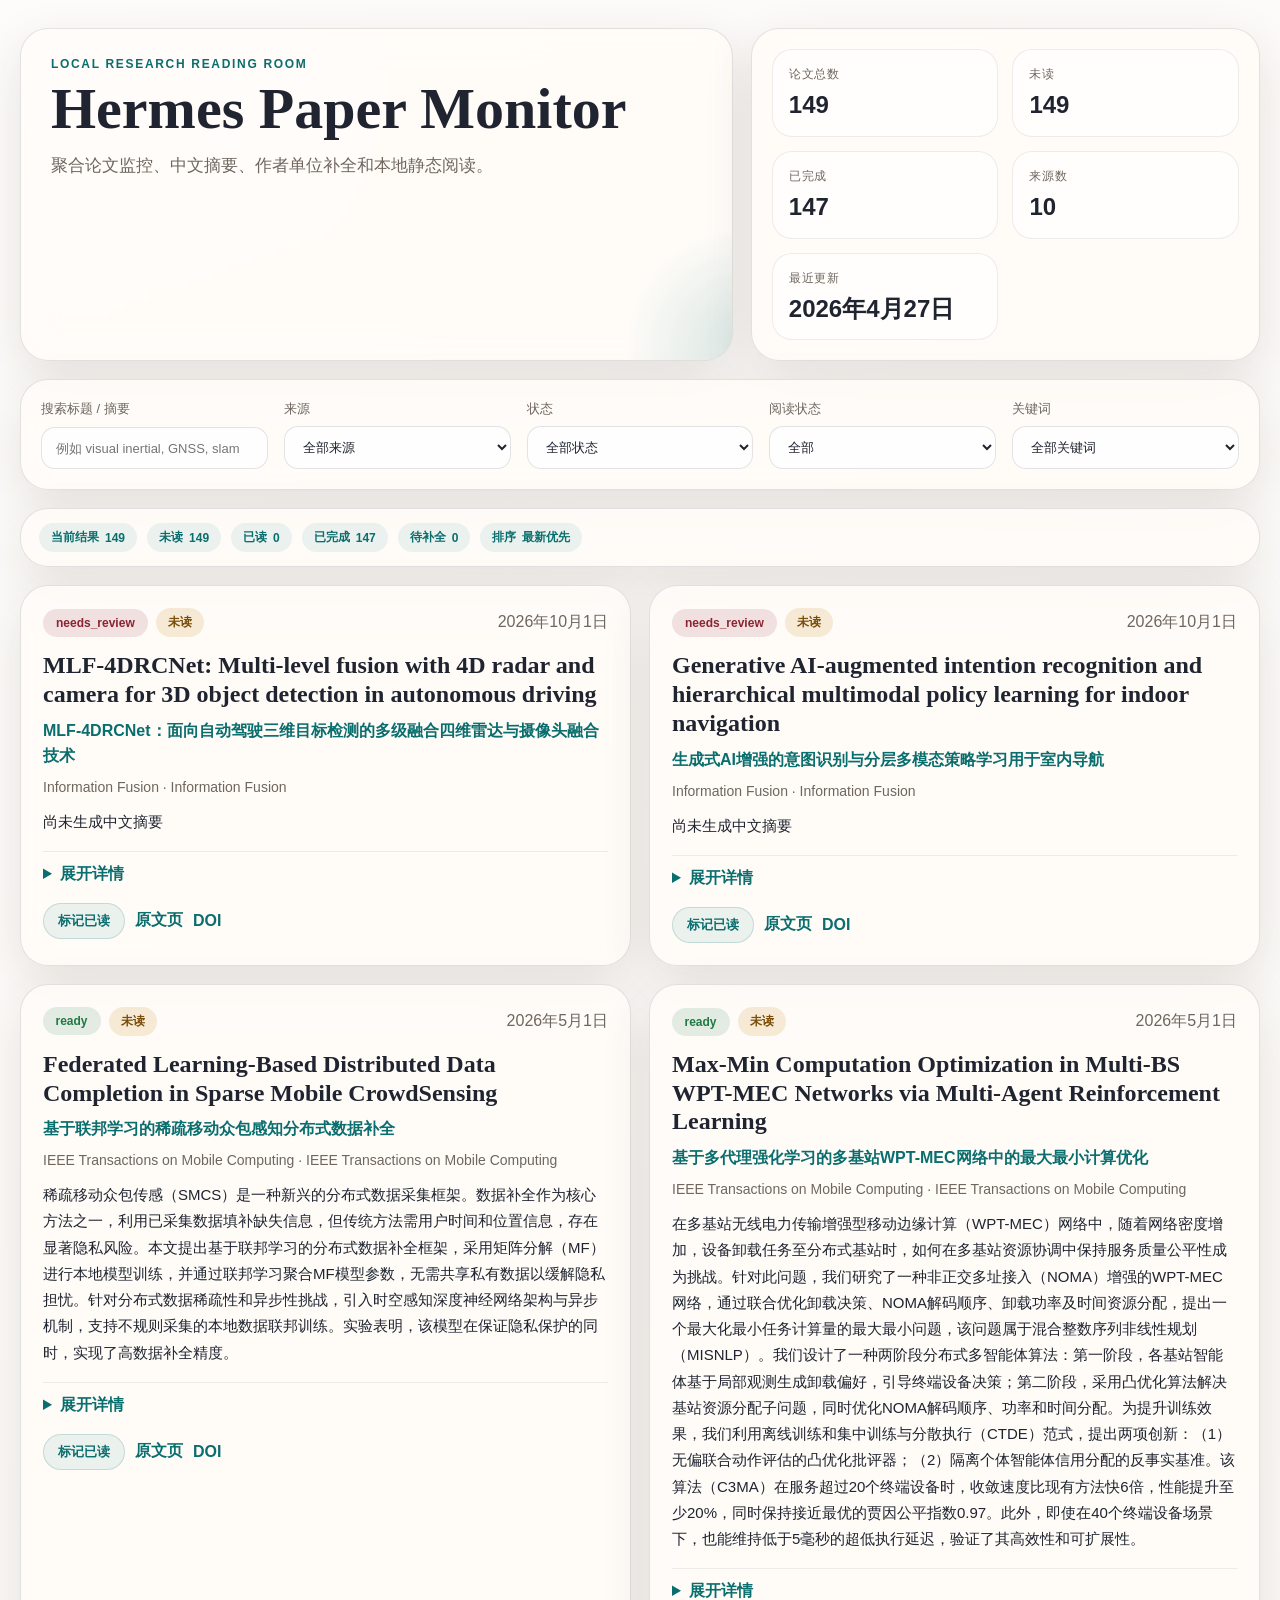
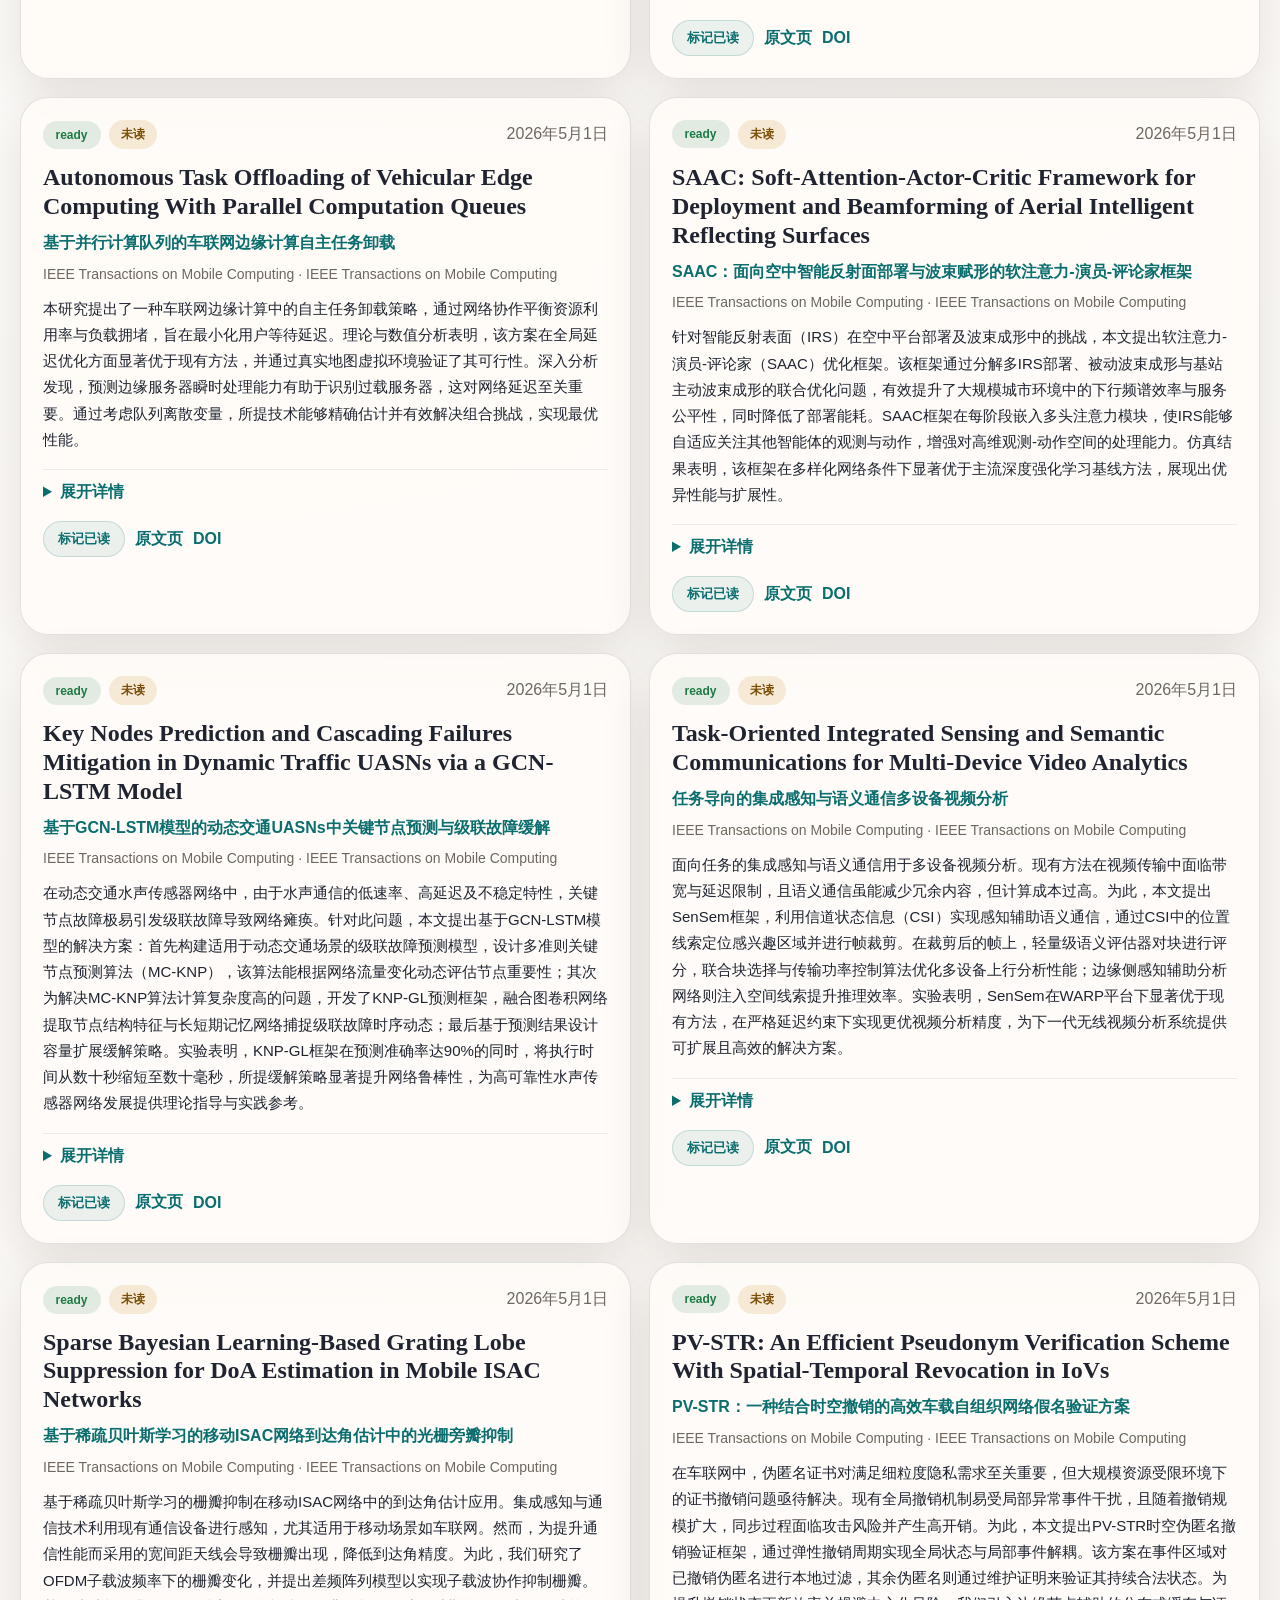
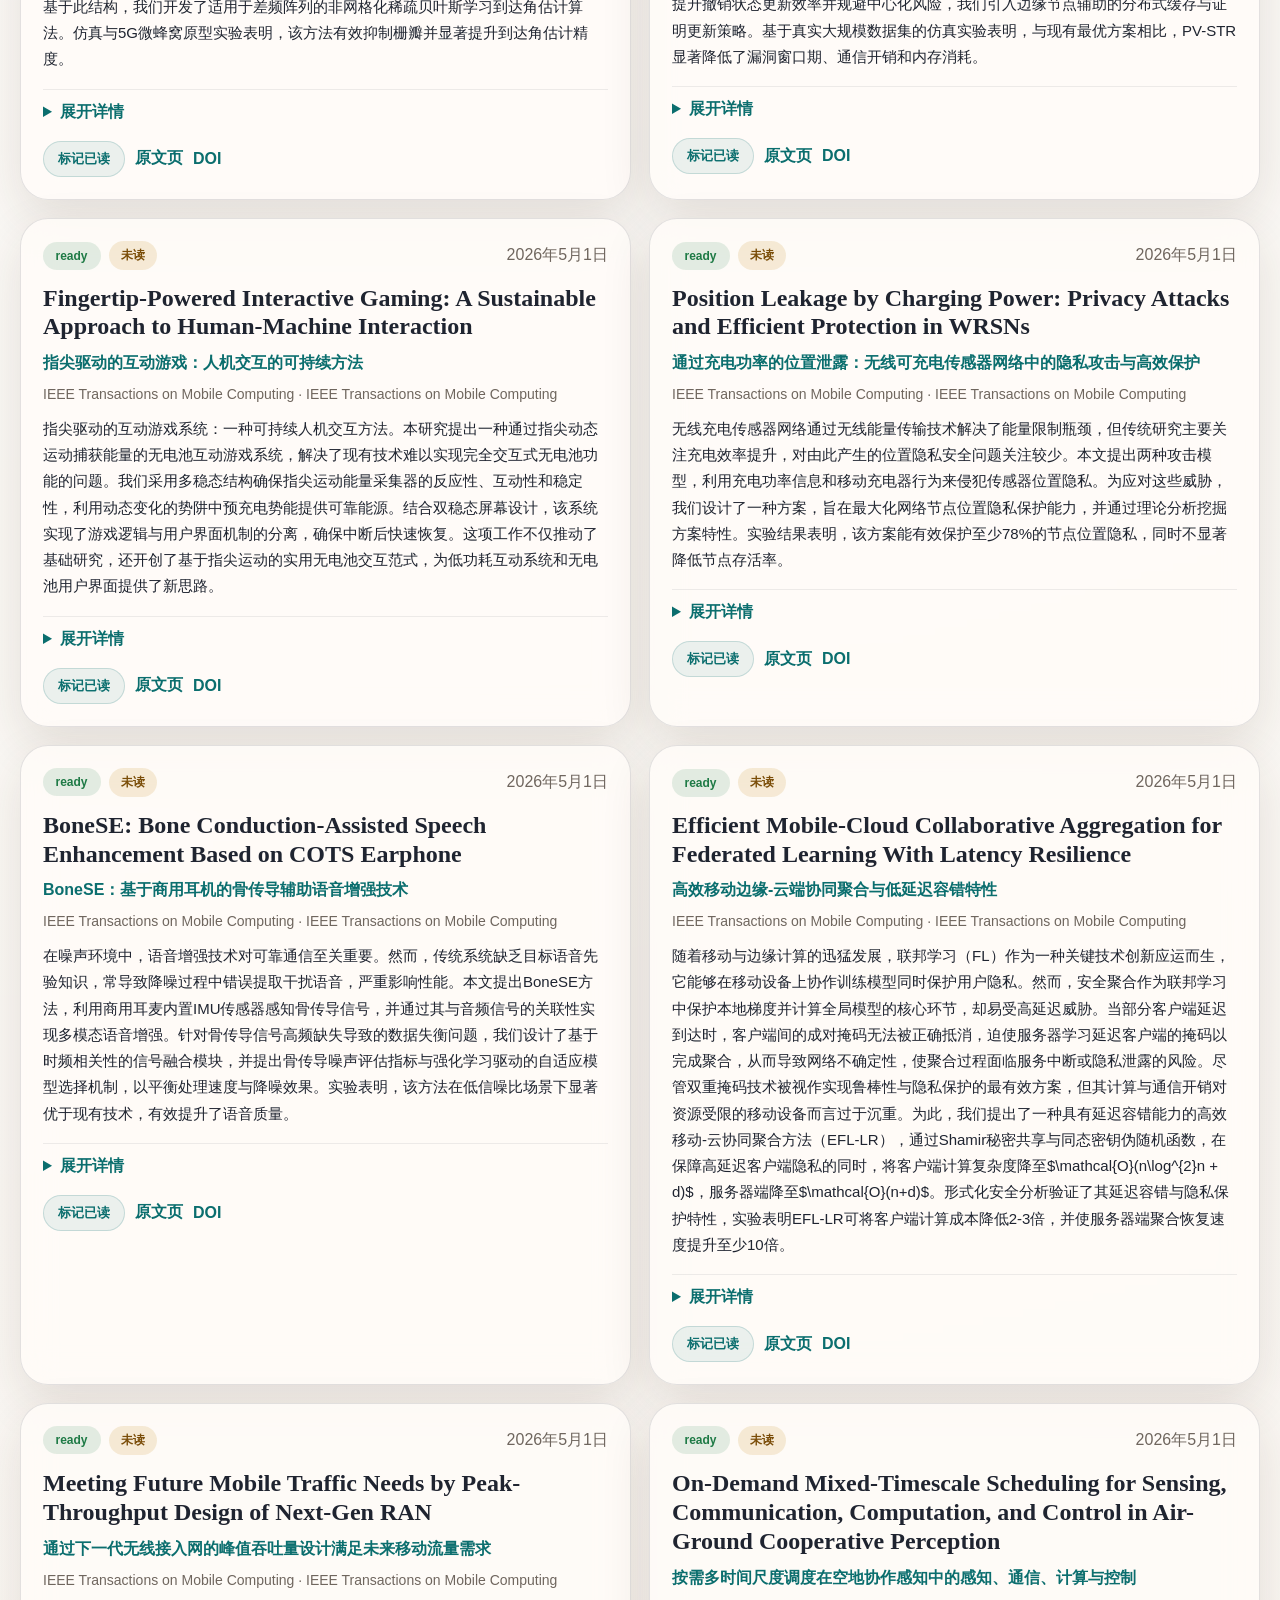
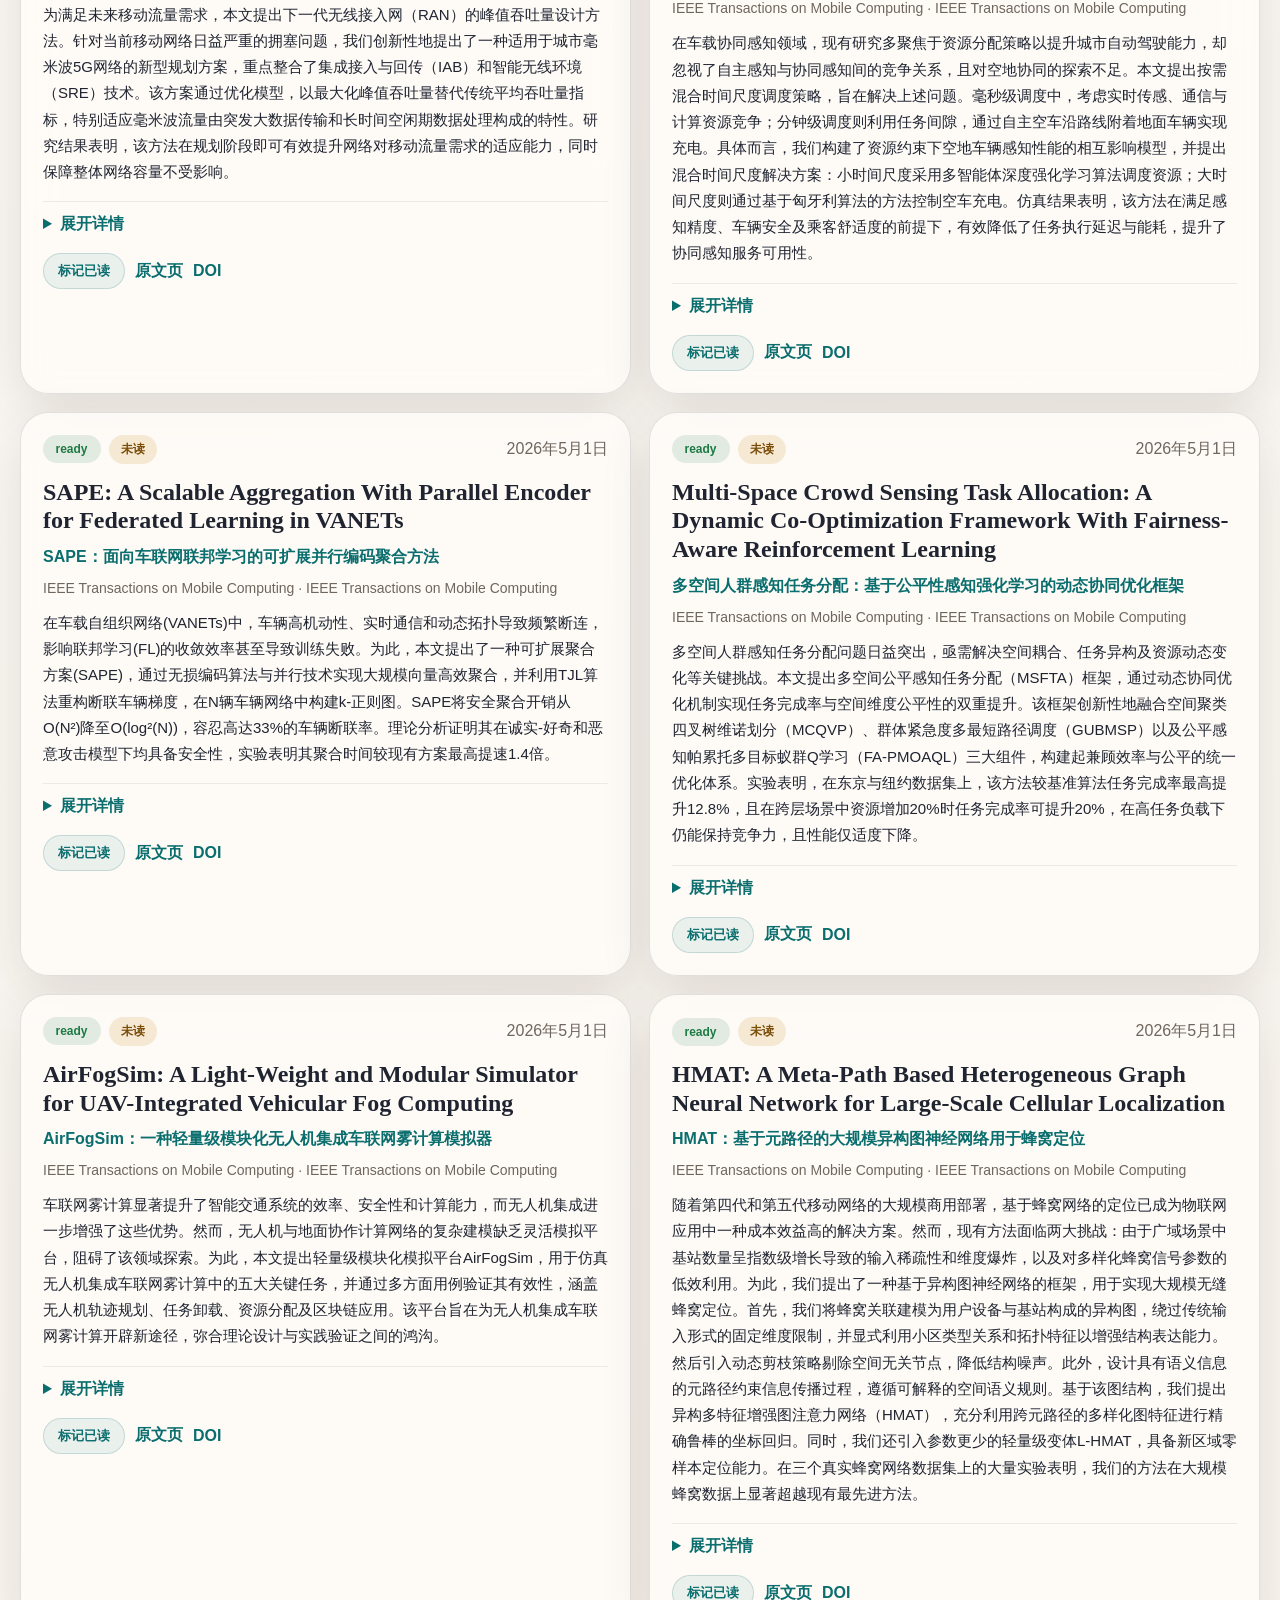
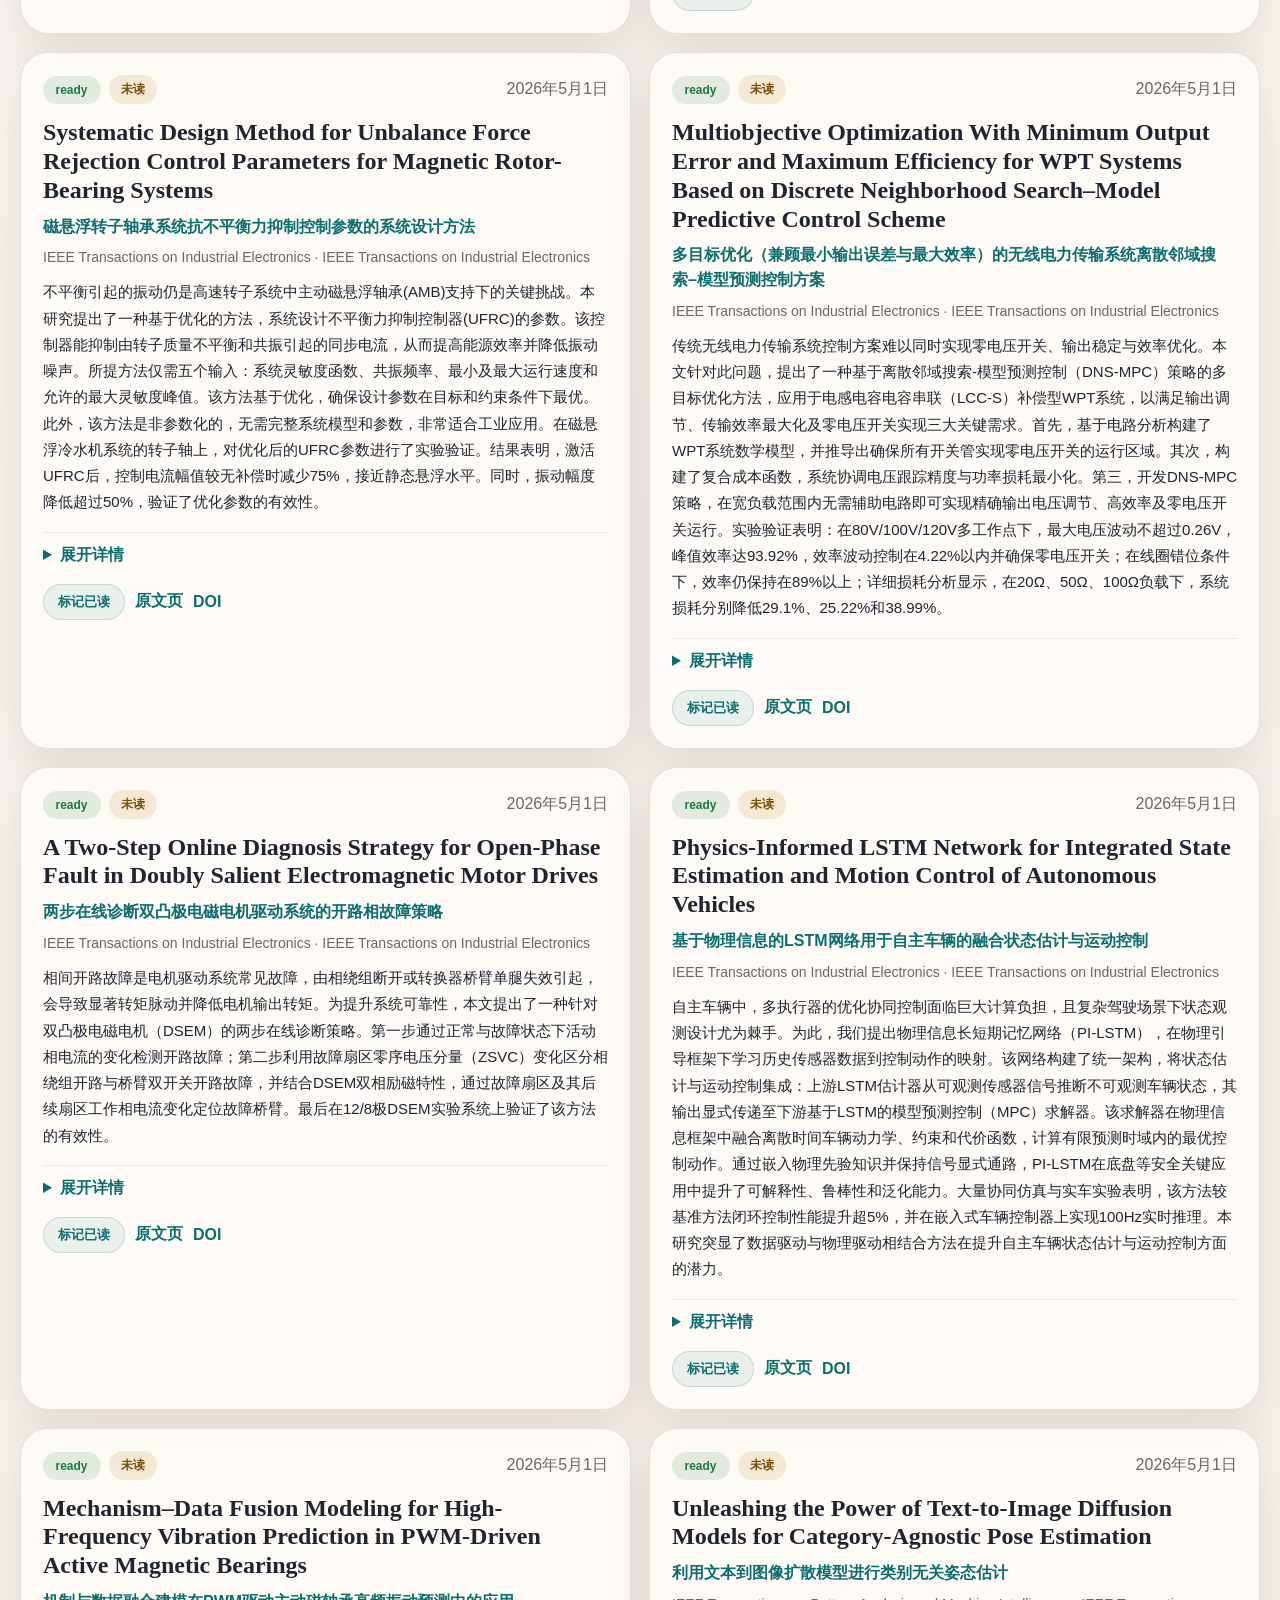
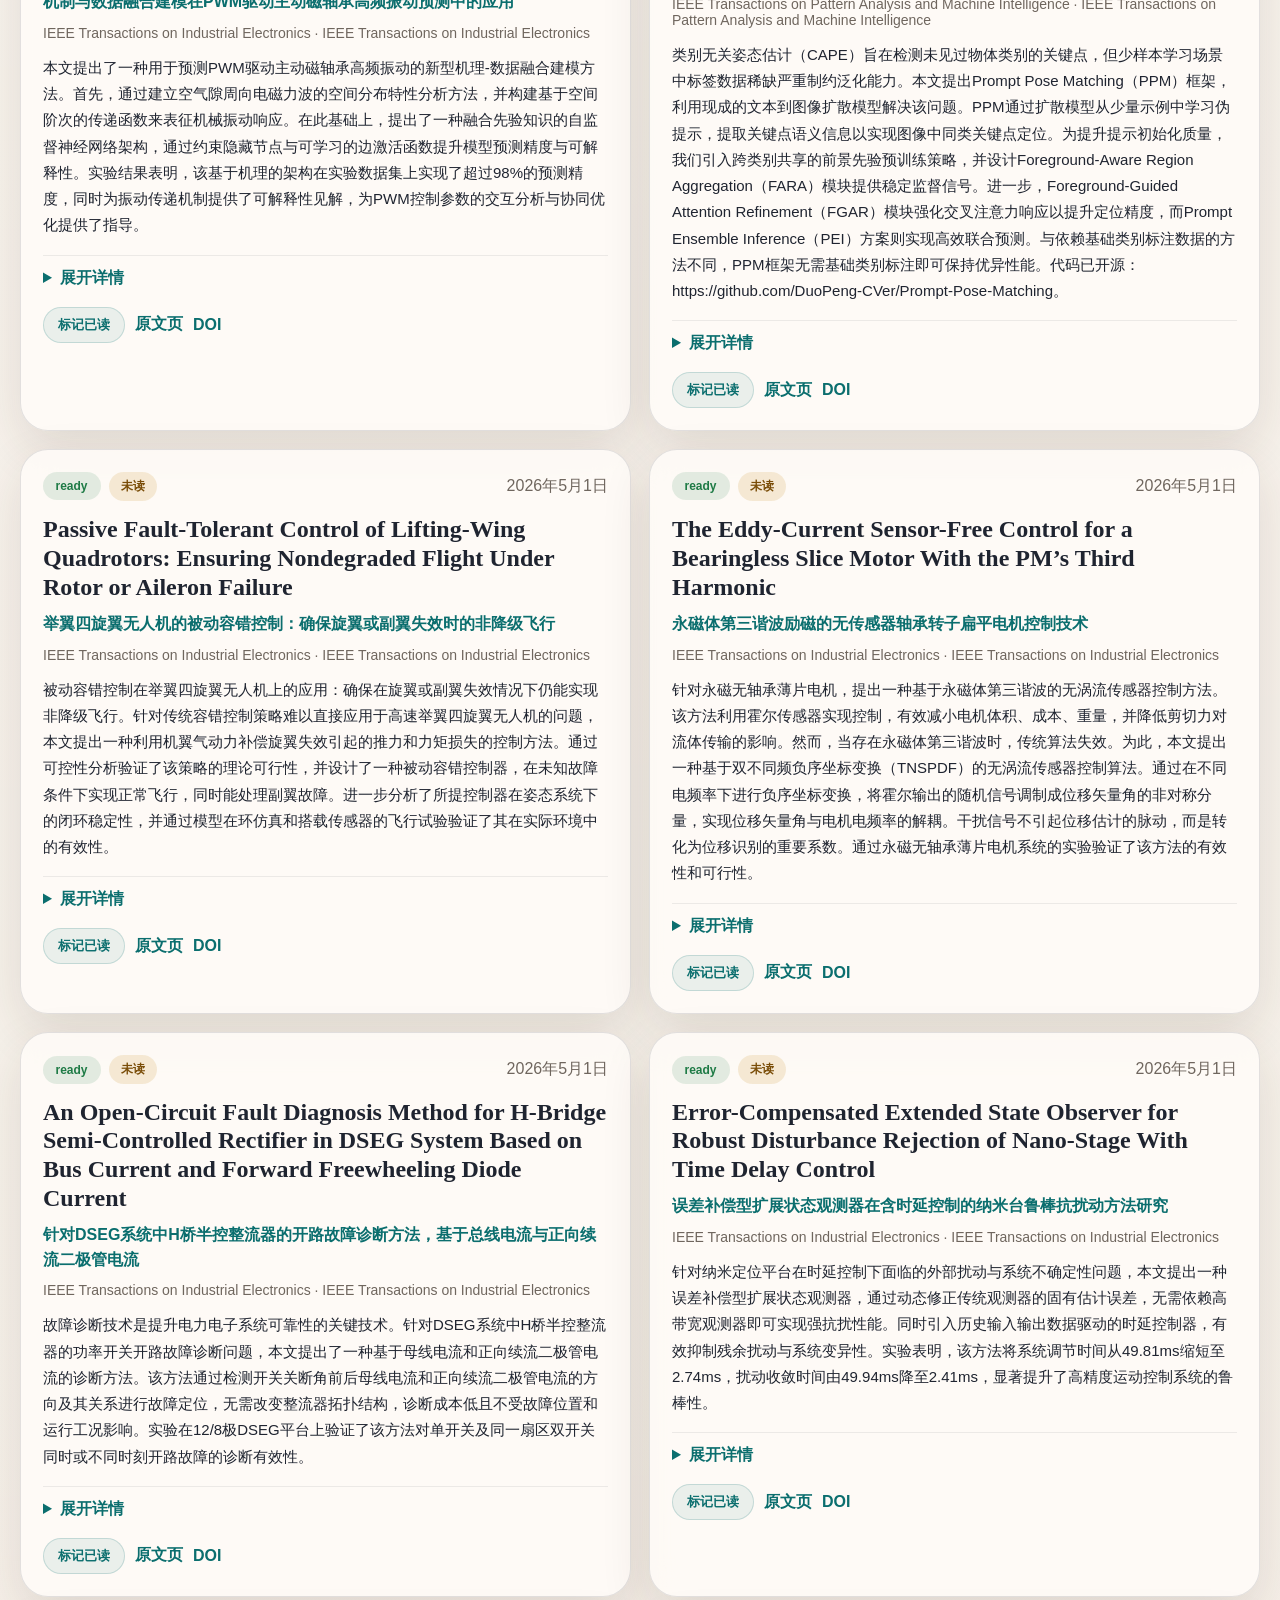
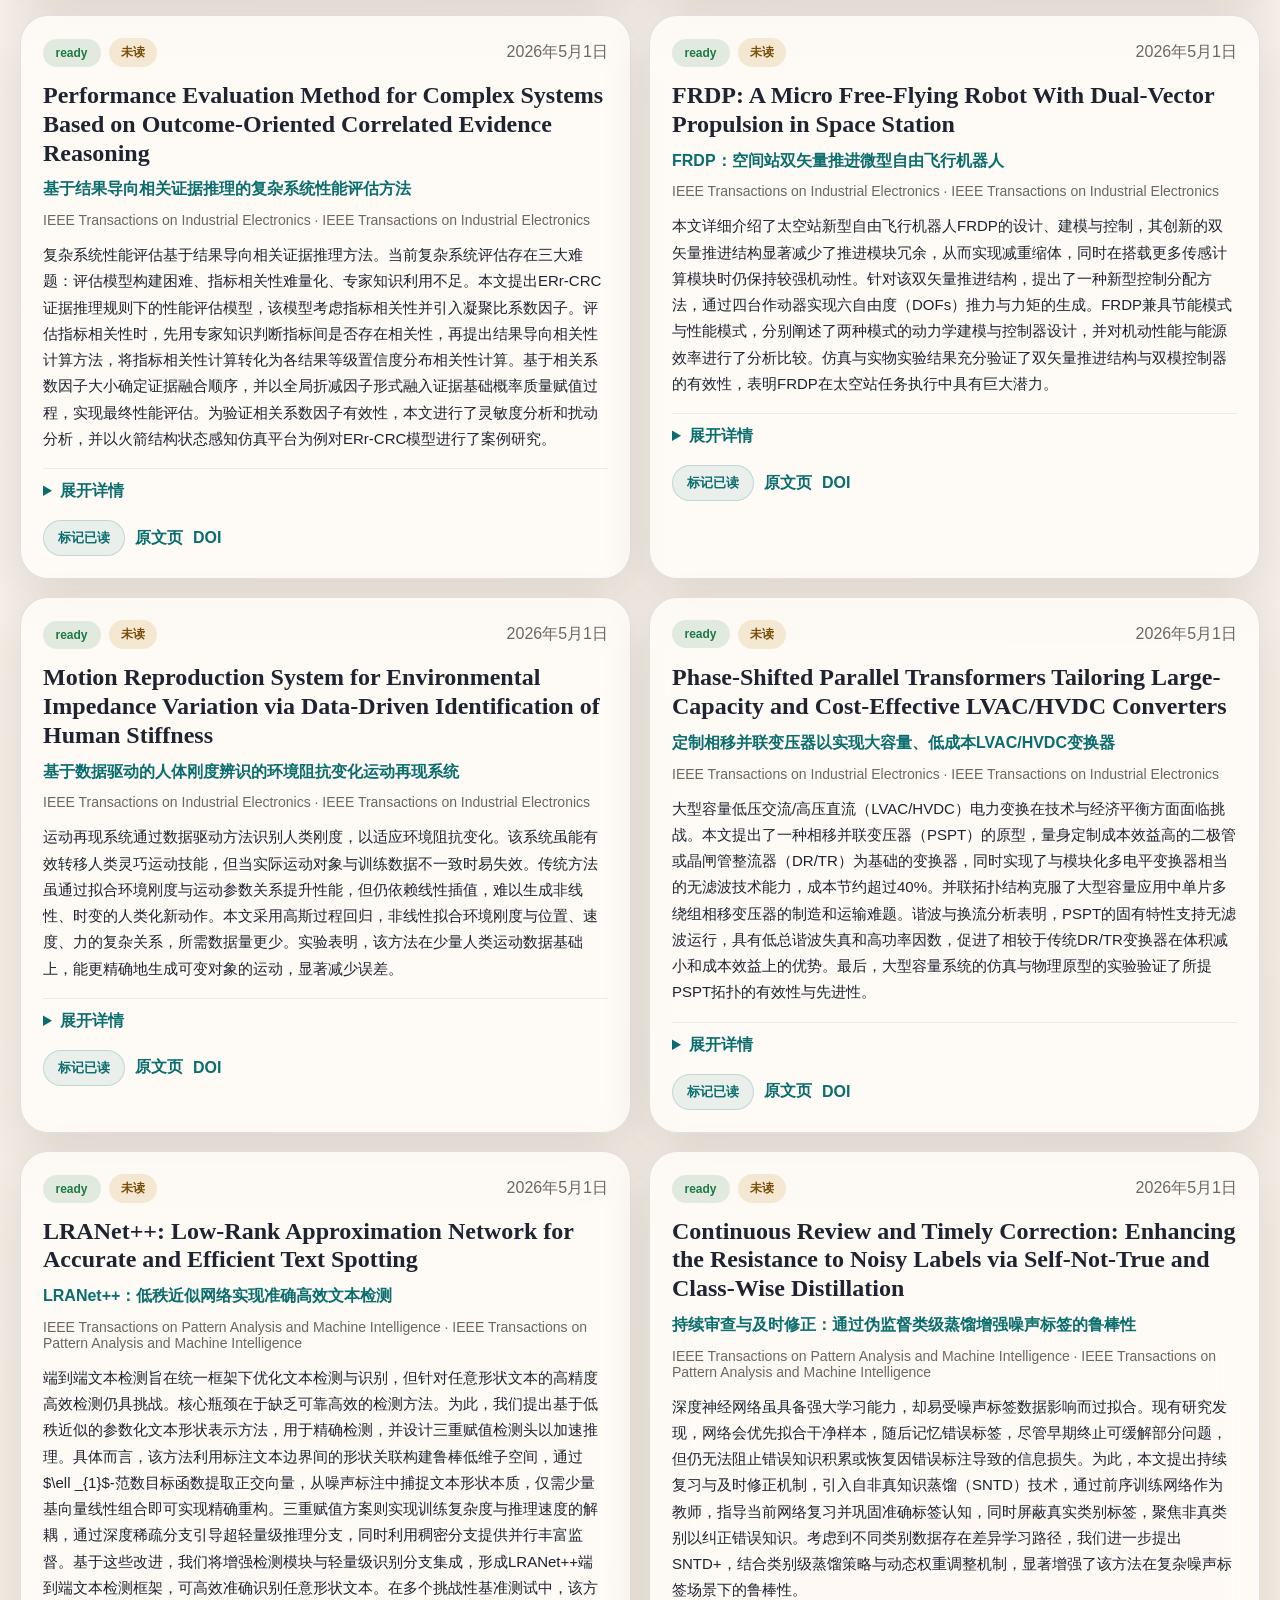
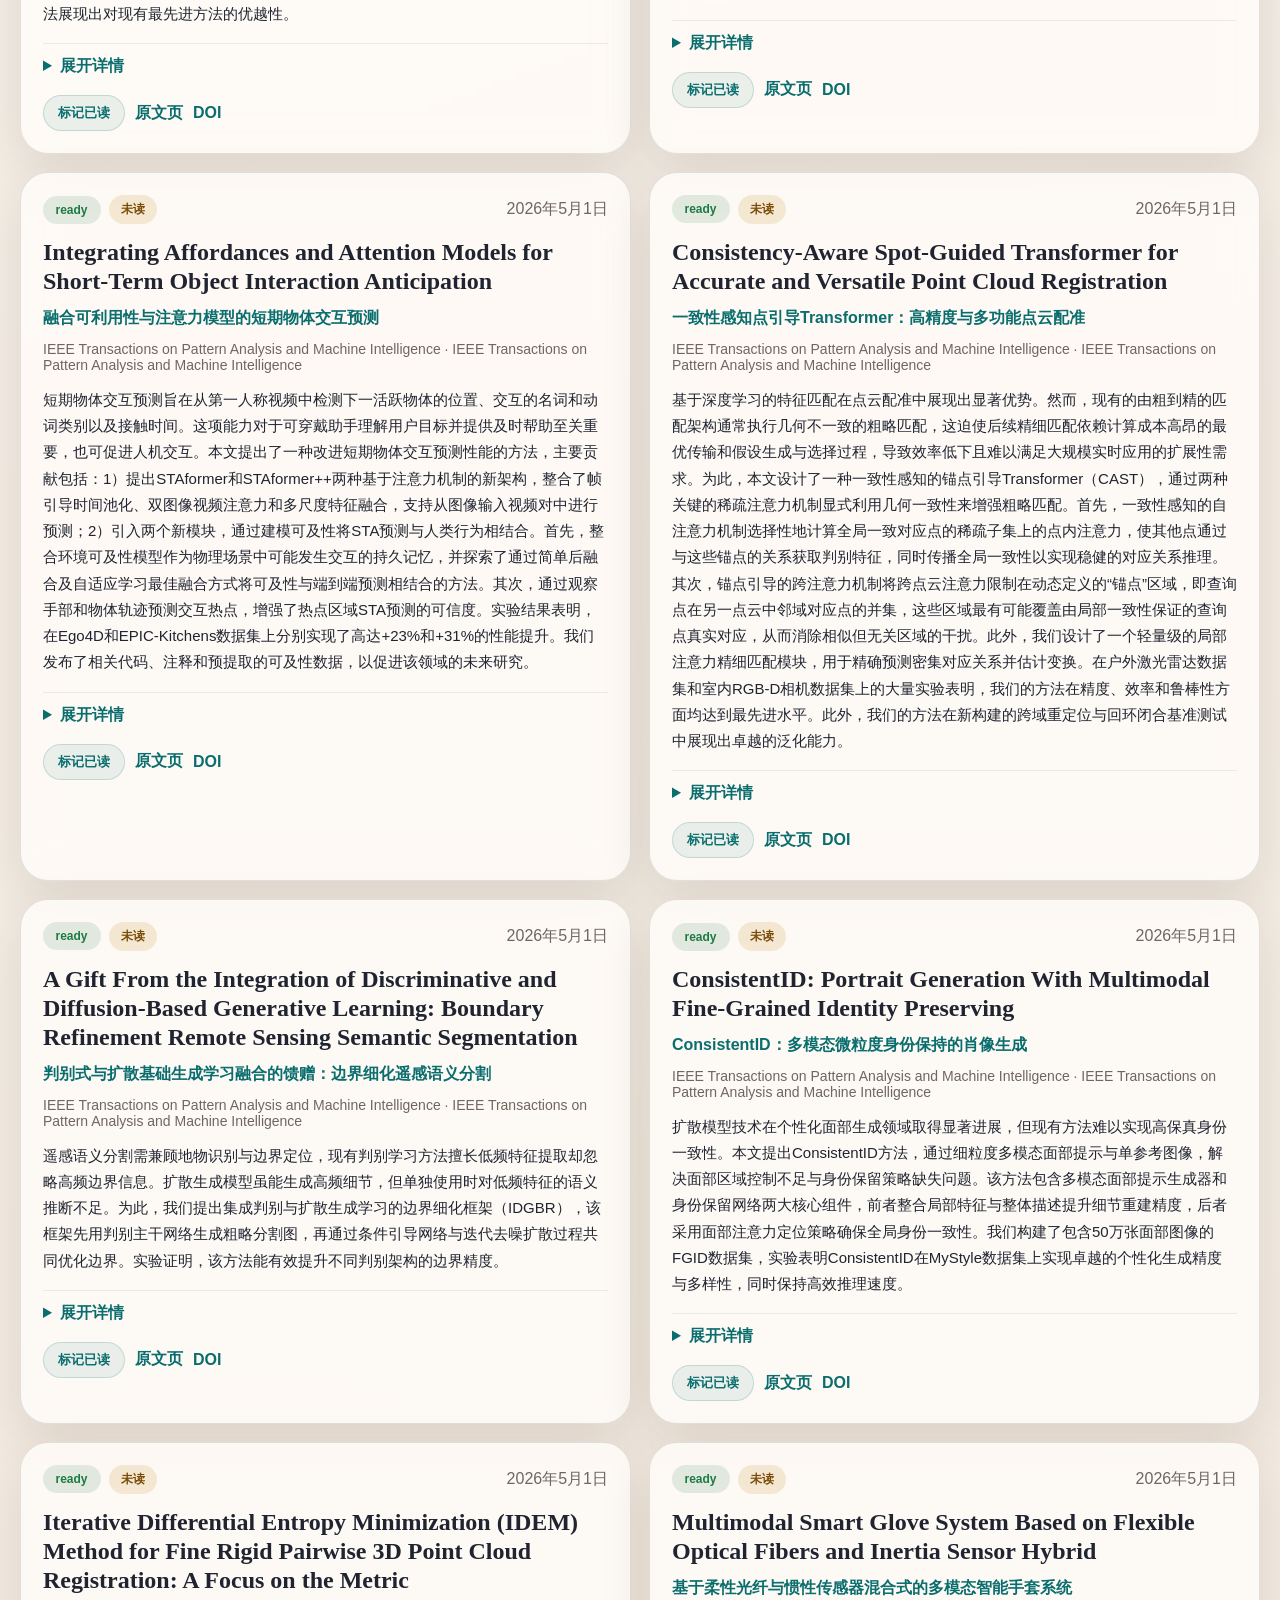
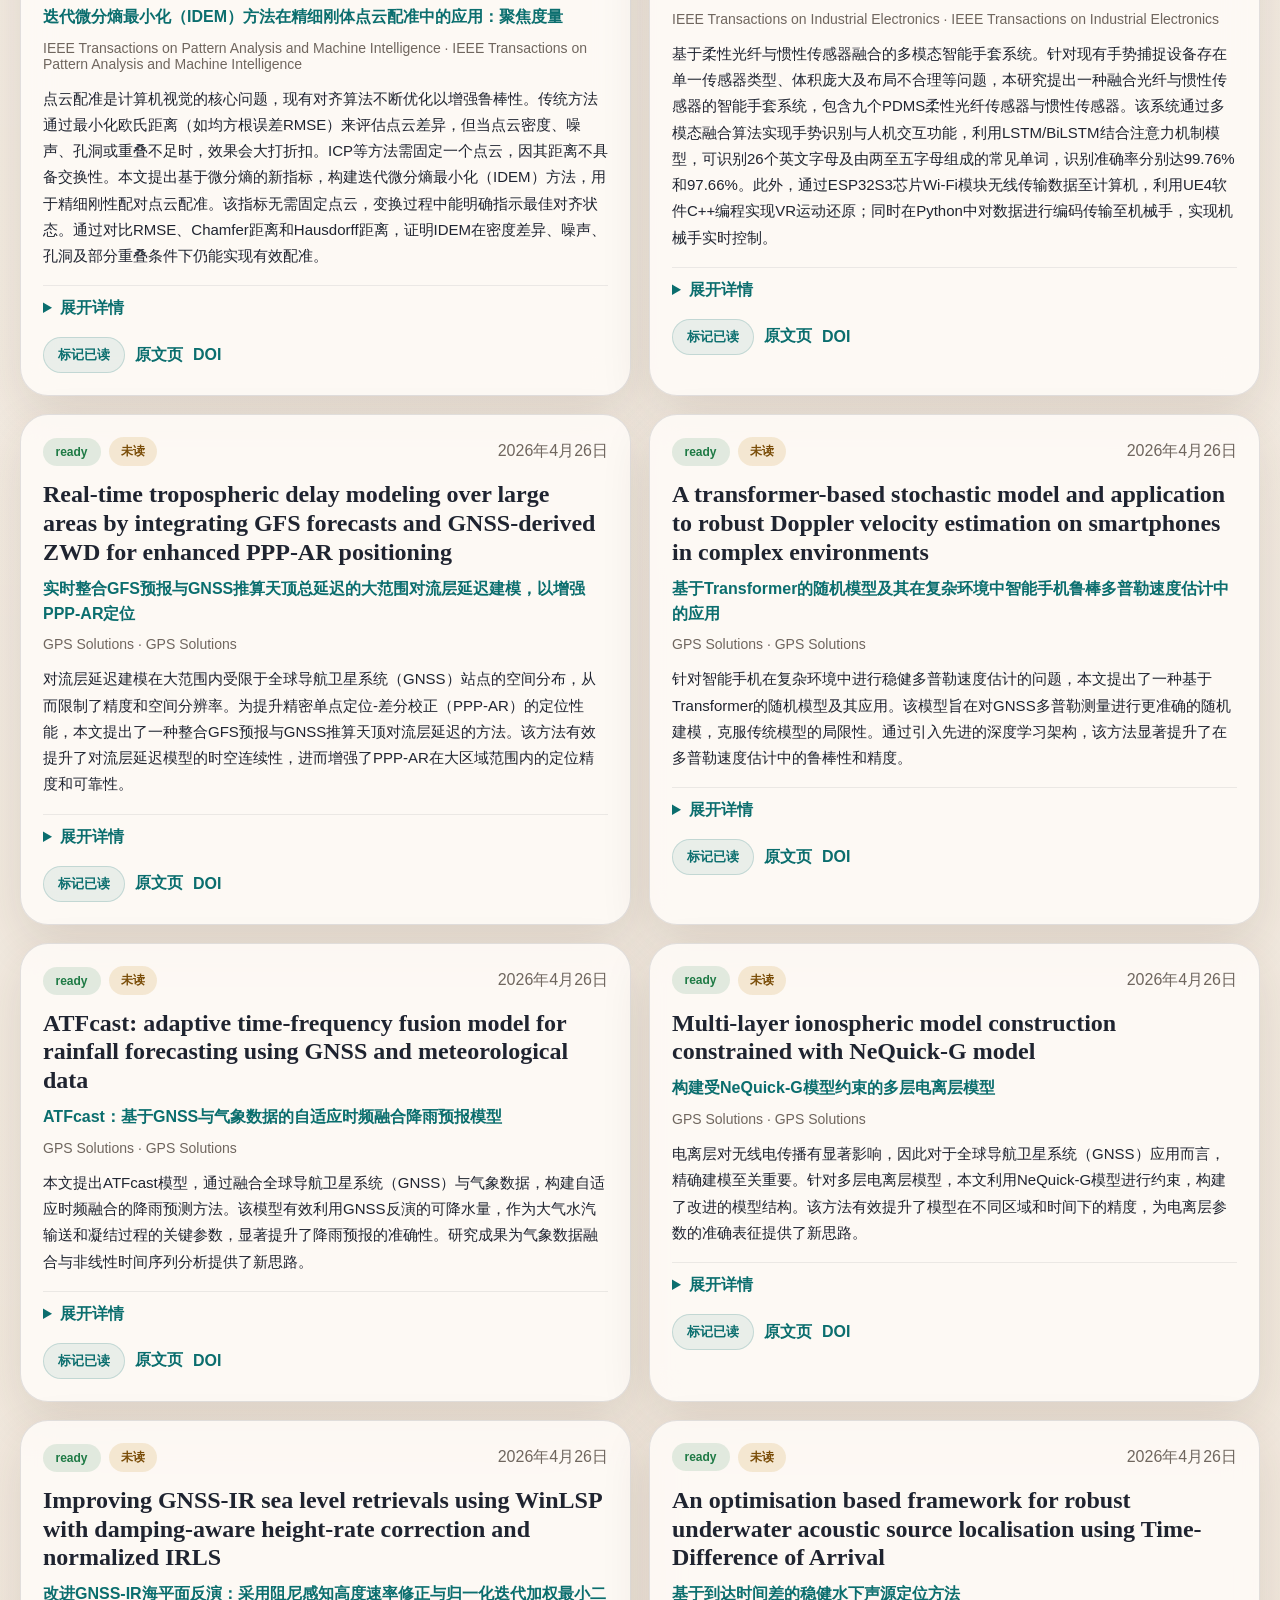
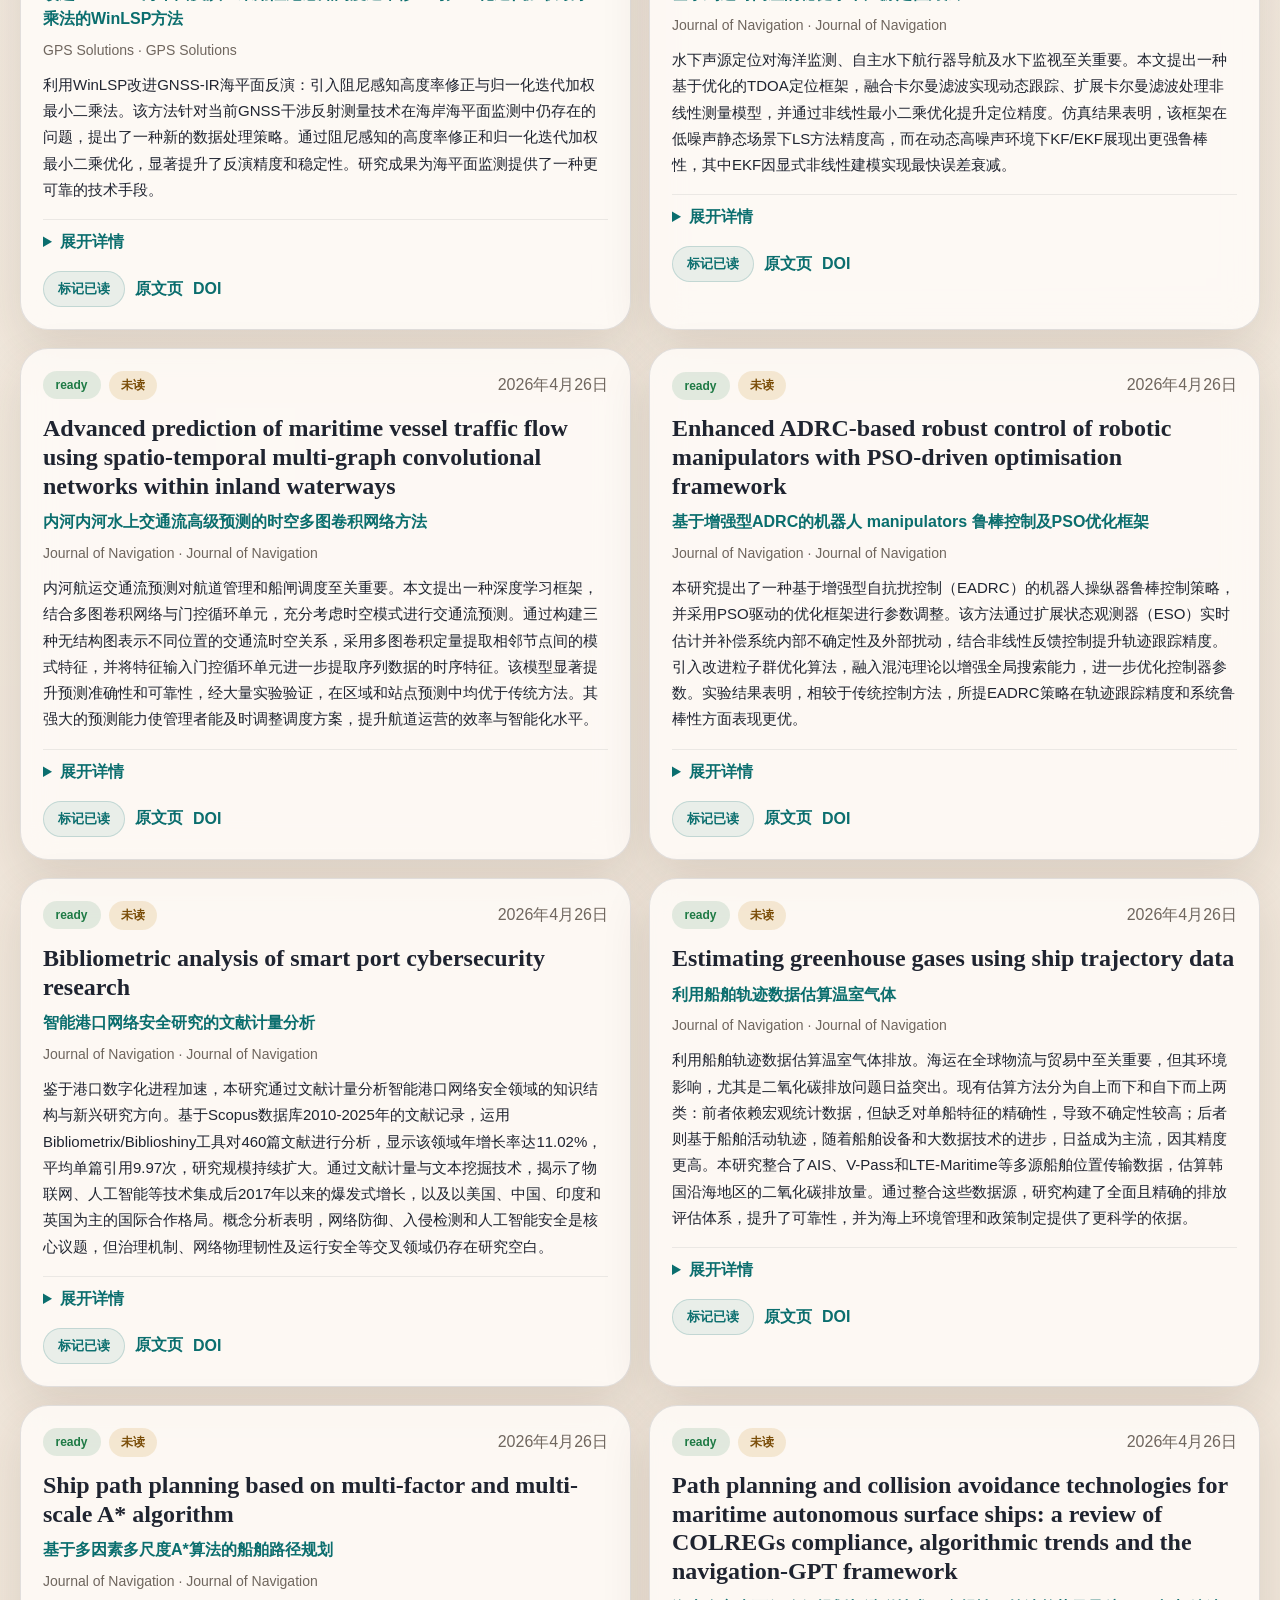
<file: site/index.html>
<!doctype html>
<html lang="zh-CN">
  <head>
    <meta charset="utf-8">
    <meta name="viewport" content="width=device-width, initial-scale=1">
    <title>Hermes Paper Monitor</title>
    <link rel="stylesheet" href="./styles.css">
  </head>
  <body>
    <div class="page-shell">
      <header class="hero">
        <div class="hero-copy">
          <p class="eyebrow">Local Research Reading Room</p>
          <h1>Hermes Paper Monitor</h1>
          <p class="lede">
            聚合论文监控、中文摘要、作者单位补全和本地静态阅读。
          </p>
        </div>
        <div class="hero-stats" id="hero-stats"></div>
      </header>

      <section class="controls">
        <label>
          <span>搜索标题 / 摘要</span>
          <input id="search-input" type="search" placeholder="例如 visual inertial, GNSS, slam">
        </label>
        <label>
          <span>来源</span>
          <select id="source-select">
            <option value="all">全部来源</option>
          </select>
        </label>
        <label>
          <span>状态</span>
          <select id="status-select">
            <option value="all">全部状态</option>
            <option value="ready">已完成</option>
            <option value="pending_enrichment">待补全</option>
            <option value="needs_review">需人工检查</option>
          </select>
        </label>
        <label>
          <span>阅读状态</span>
          <select id="read-select">
            <option value="all">全部</option>
            <option value="unread">未读</option>
            <option value="read">已读</option>
          </select>
        </label>
        <label>
          <span>关键词</span>
          <select id="keyword-select">
            <option value="all">全部关键词</option>
          </select>
        </label>
      </section>

      <section class="results-summary" id="results-summary"></section>
      <section class="paper-grid" id="paper-grid"></section>
    </div>

    <script src="./catalog.js"></script>
    <script src="./app.js"></script>
  </body>
</html>
</file>
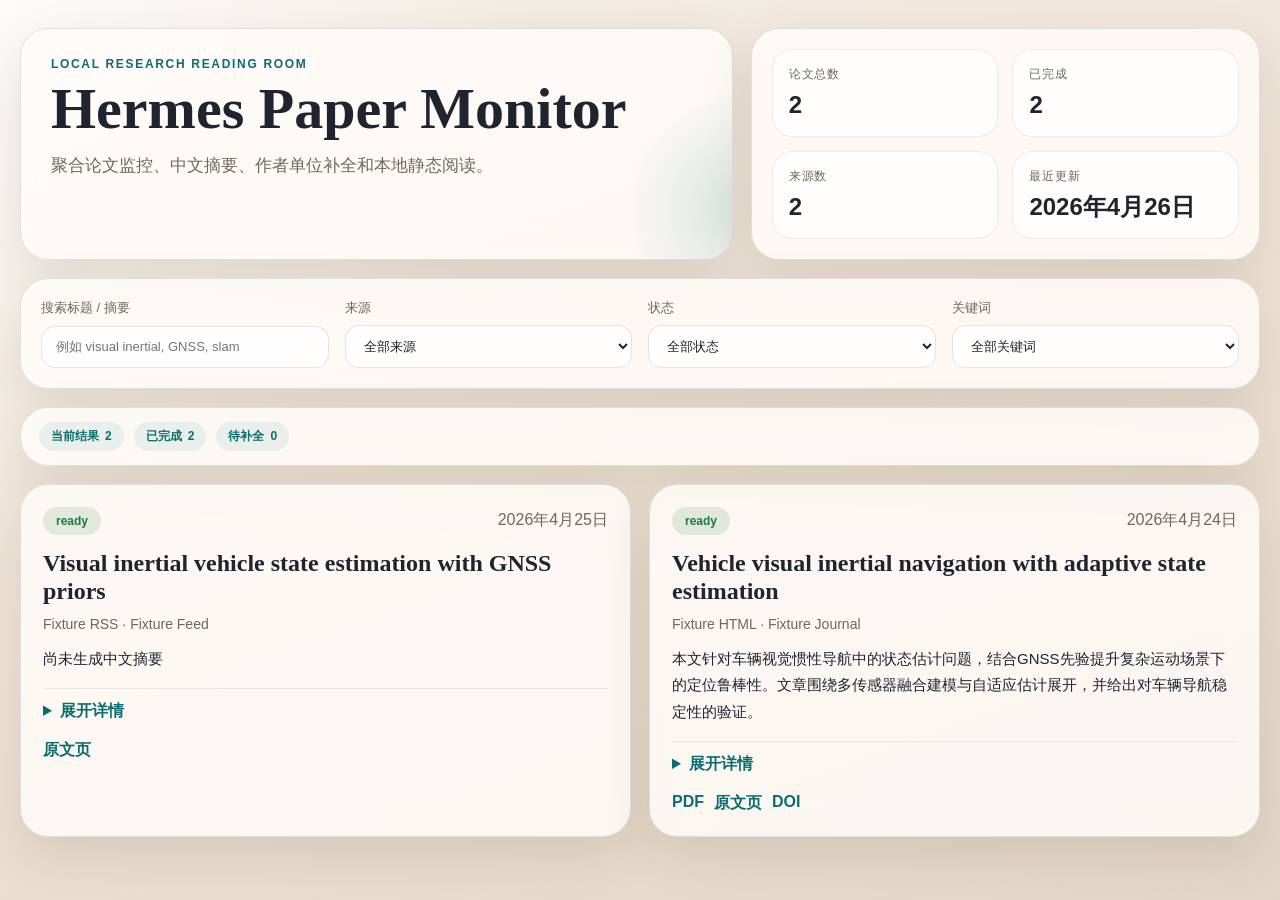
<file: runtime/test-site/index.html>
<!doctype html>
<html lang="zh-CN">
  <head>
    <meta charset="utf-8">
    <meta name="viewport" content="width=device-width, initial-scale=1">
    <title>Hermes Paper Monitor</title>
    <link rel="stylesheet" href="./styles.css">
  </head>
  <body>
    <div class="page-shell">
      <header class="hero">
        <div class="hero-copy">
          <p class="eyebrow">Local Research Reading Room</p>
          <h1>Hermes Paper Monitor</h1>
          <p class="lede">
            聚合论文监控、中文摘要、作者单位补全和本地静态阅读。
          </p>
        </div>
        <div class="hero-stats" id="hero-stats"></div>
      </header>

      <section class="controls">
        <label>
          <span>搜索标题 / 摘要</span>
          <input id="search-input" type="search" placeholder="例如 visual inertial, GNSS, slam">
        </label>
        <label>
          <span>来源</span>
          <select id="source-select">
            <option value="all">全部来源</option>
          </select>
        </label>
        <label>
          <span>状态</span>
          <select id="status-select">
            <option value="all">全部状态</option>
            <option value="ready">已完成</option>
            <option value="pending_enrichment">待补全</option>
            <option value="needs_review">需人工检查</option>
          </select>
        </label>
        <label>
          <span>关键词</span>
          <select id="keyword-select">
            <option value="all">全部关键词</option>
          </select>
        </label>
      </section>

      <section class="results-summary" id="results-summary"></section>
      <section class="paper-grid" id="paper-grid"></section>
    </div>

    <script src="./catalog.js"></script>
    <script src="./app.js"></script>
  </body>
</html>
</file>
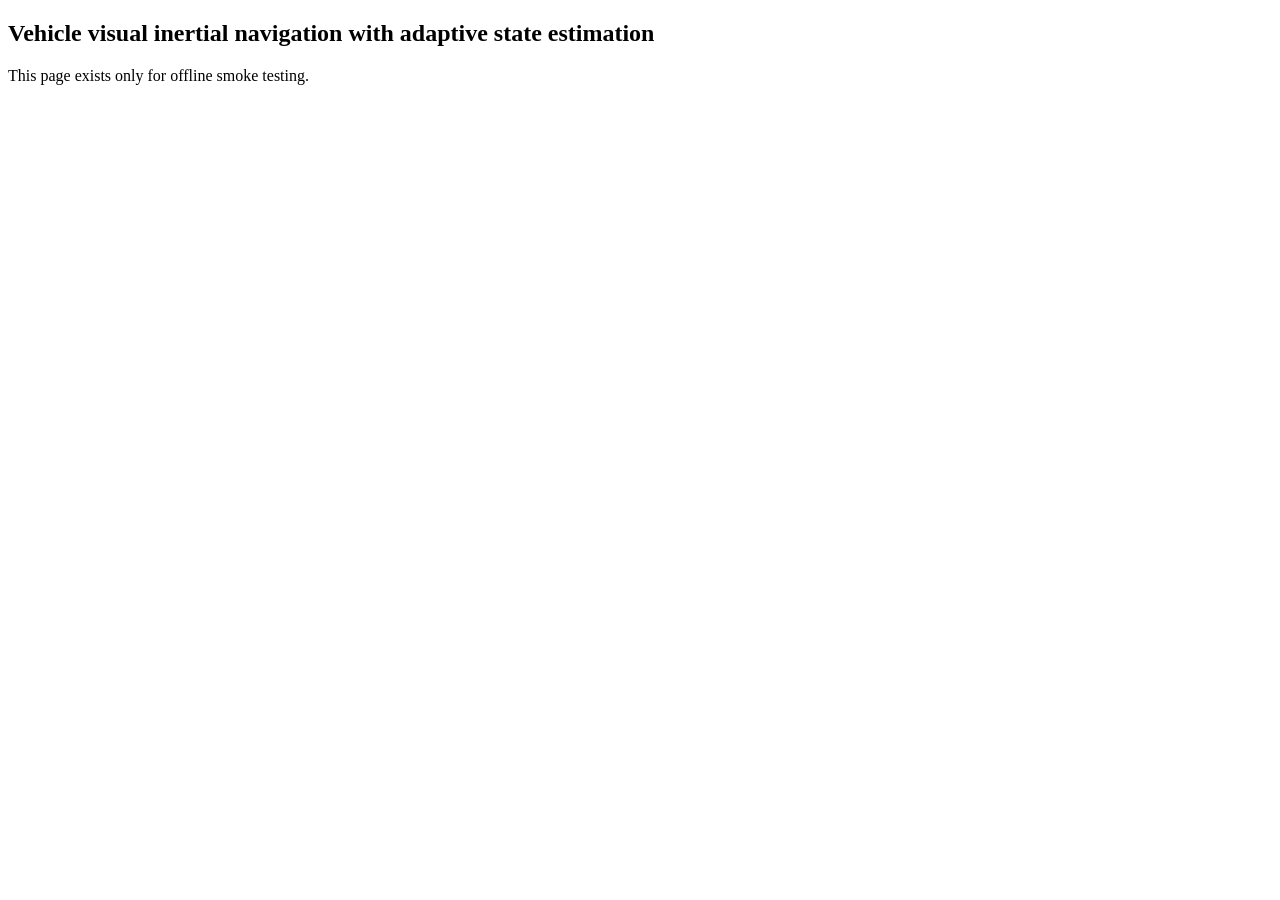
<file: references/fixtures/test-article.html>
<!doctype html>
<html lang="en">
  <head>
    <meta charset="utf-8">
    <title>Vehicle visual inertial navigation article</title>
    <meta name="citation_title" content="Vehicle visual inertial navigation with adaptive state estimation">
    <meta name="citation_author" content="Alice Chen">
    <meta name="citation_author" content="Bo Li">
    <meta name="citation_author_institution" content="School of Automation, Beihang University">
    <meta name="citation_author_institution" content="School of Geodesy and Geomatics, Wuhan University">
    <meta name="citation_journal_title" content="Fixture Journal">
    <meta name="citation_publication_date" content="2026-04-24">
    <meta name="citation_doi" content="10.4242/fixture.2026.001">
    <meta name="citation_pdf_url" content="./test-article.pdf">
    <meta name="description" content="This paper studies vehicle visual inertial navigation and state estimation with GNSS support in challenging motion scenarios.">
    <meta name="keywords" content="visual inertial, vehicle, state estimation, GNSS">
  </head>
  <body>
    <article>
      <h1>Vehicle visual inertial navigation with adaptive state estimation</h1>
      <p>This page exists only for offline smoke testing.</p>
    </article>
  </body>
</html>
</file>
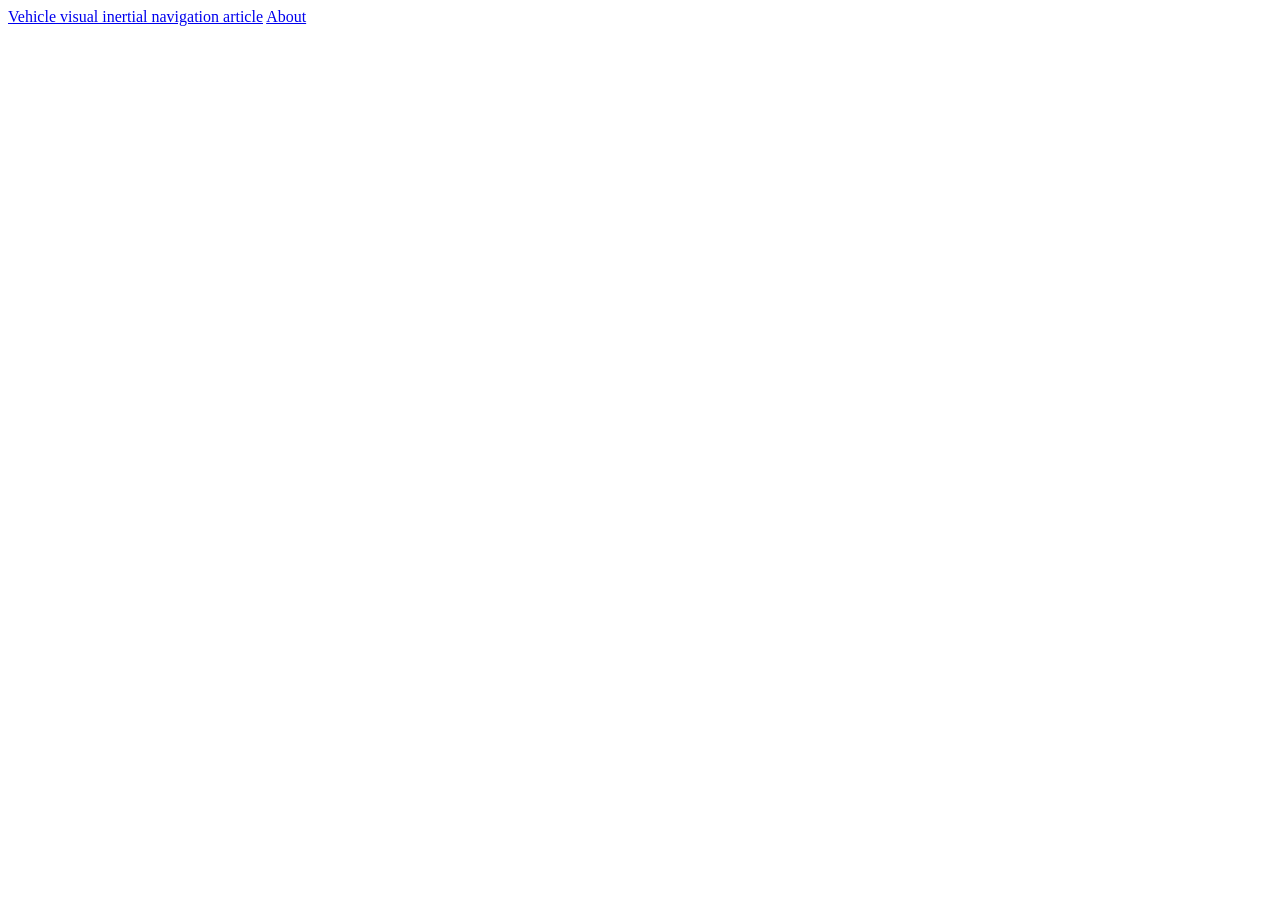
<file: references/fixtures/test-list.html>
<!doctype html>
<html lang="en">
  <head>
    <meta charset="utf-8">
    <title>Fixture Journal</title>
  </head>
  <body>
    <main>
      <a href="./test-article.html">Vehicle visual inertial navigation article</a>
      <a href="./about.html">About</a>
    </main>
  </body>
</html>
</file>
<file: site/styles.css>
:root {
  --bg: #f4efe7;
  --bg-deep: #e3d6c7;
  --panel: rgba(255, 252, 248, 0.84);
  --ink: #1f2430;
  --muted: #6f665e;
  --accent: #0b6e6e;
  --accent-soft: #d6ece7;
  --border: rgba(31, 36, 48, 0.12);
  --ready: #1e7a45;
  --pending: #a15b00;
  --review: #8a2432;
  --shadow: 0 18px 50px rgba(62, 43, 23, 0.12);
}

* {
  box-sizing: border-box;
}

body {
  margin: 0;
  min-height: 100vh;
  color: var(--ink);
  background:
    radial-gradient(circle at top left, rgba(255, 255, 255, 0.8), transparent 35%),
    linear-gradient(160deg, var(--bg) 0%, #efe4d7 45%, var(--bg-deep) 100%);
  font-family: "Avenir Next", "Segoe UI", "PingFang SC", sans-serif;
}

.page-shell {
  width: min(1240px, calc(100vw - 32px));
  margin: 0 auto;
  padding: 28px 0 48px;
}

.hero {
  display: grid;
  grid-template-columns: 1.4fr 1fr;
  gap: 18px;
  align-items: stretch;
}

.hero-copy,
.hero-stats,
.controls,
.results-summary,
.paper-card,
.empty-state {
  backdrop-filter: blur(16px);
  background: var(--panel);
  border: 1px solid var(--border);
  border-radius: 28px;
  box-shadow: var(--shadow);
}

.hero-copy {
  padding: 28px 30px;
  position: relative;
  overflow: hidden;
}

.hero-copy::after {
  content: "";
  position: absolute;
  inset: auto -20% -35% auto;
  width: 260px;
  height: 260px;
  border-radius: 50%;
  background: radial-gradient(circle, rgba(11, 110, 110, 0.16) 0%, rgba(11, 110, 110, 0) 65%);
}

.eyebrow {
  margin: 0 0 10px;
  letter-spacing: 0.14em;
  text-transform: uppercase;
  color: var(--accent);
  font-size: 12px;
  font-weight: 700;
}

.hero h1 {
  margin: 0;
  font-size: clamp(34px, 5vw, 58px);
  line-height: 0.95;
  font-family: "Iowan Old Style", "Palatino Linotype", "Book Antiqua", Georgia, serif;
}

.lede {
  max-width: 54ch;
  margin: 16px 0 0;
  font-size: 17px;
  line-height: 1.65;
  color: var(--muted);
}

.hero-stats {
  padding: 20px;
  display: grid;
  grid-template-columns: repeat(2, minmax(0, 1fr));
  gap: 14px;
}

.stat-card {
  padding: 16px;
  border-radius: 20px;
  background: rgba(255, 255, 255, 0.62);
  border: 1px solid rgba(31, 36, 48, 0.08);
}

.stat-label {
  display: block;
  margin-bottom: 8px;
  font-size: 12px;
  letter-spacing: 0.06em;
  text-transform: uppercase;
  color: var(--muted);
}

.stat-value {
  display: block;
  font-size: 24px;
  line-height: 1.2;
}

.controls {
  margin-top: 18px;
  padding: 20px;
  display: grid;
  grid-template-columns: repeat(5, minmax(0, 1fr));
  gap: 16px;
}

.controls label {
  display: grid;
  gap: 8px;
  font-size: 13px;
  color: var(--muted);
}

.controls input,
.controls select {
  width: 100%;
  border: 1px solid rgba(31, 36, 48, 0.12);
  border-radius: 14px;
  padding: 12px 14px;
  font: inherit;
  color: var(--ink);
  background: rgba(255, 255, 255, 0.82);
}

.controls input:focus,
.controls select:focus {
  outline: 2px solid rgba(11, 110, 110, 0.2);
  border-color: var(--accent);
}

.results-summary {
  margin-top: 18px;
  padding: 14px 18px;
  display: flex;
  flex-wrap: wrap;
  gap: 10px;
}

.summary-chip,
.badge,
.status-pill {
  display: inline-flex;
  align-items: center;
  gap: 6px;
  border-radius: 999px;
  padding: 6px 12px;
  font-size: 12px;
  font-weight: 700;
}

.summary-chip {
  background: rgba(11, 110, 110, 0.08);
  color: var(--accent);
}

.paper-grid {
  margin-top: 18px;
  display: grid;
  grid-template-columns: repeat(2, minmax(0, 1fr));
  gap: 18px;
}

.paper-card,
.empty-state {
  padding: 22px;
}

.paper-topline {
  display: flex;
  align-items: center;
  justify-content: space-between;
  gap: 12px;
}

.paper-pills {
  display: flex;
  align-items: center;
  flex-wrap: wrap;
  gap: 8px;
}

.status-pill {
  border: 1px solid transparent;
}

.status-ready {
  color: var(--ready);
  background: rgba(30, 122, 69, 0.12);
}

.status-pending_enrichment {
  color: var(--pending);
  background: rgba(161, 91, 0, 0.12);
}

.status-needs_review {
  color: var(--review);
  background: rgba(138, 36, 50, 0.12);
}

.read-pill {
  display: inline-flex;
  align-items: center;
  border-radius: 999px;
  padding: 6px 12px;
  font-size: 12px;
  font-weight: 700;
}

.read-unread {
  color: #7a4d08;
  background: rgba(191, 127, 0, 0.14);
}

.read-read {
  color: #45606f;
  background: rgba(69, 96, 111, 0.12);
}

.paper-date,
.paper-source,
.muted {
  color: var(--muted);
}

.paper-card.is-read {
  background: rgba(255, 252, 248, 0.7);
}

.paper-card h2 {
  margin: 14px 0 10px;
  font-size: 24px;
  line-height: 1.2;
  font-family: "Iowan Old Style", "Palatino Linotype", "Book Antiqua", Georgia, serif;
}

.paper-source {
  margin: 0 0 14px;
  font-size: 14px;
}

.paper-title-zh {
  margin: 0 0 10px;
  font-size: 16px;
  line-height: 1.55;
  color: var(--accent);
  font-weight: 700;
}

.paper-summary {
  margin: 0;
  font-size: 15px;
  line-height: 1.75;
}

.paper-details {
  margin-top: 16px;
  padding-top: 12px;
  border-top: 1px solid rgba(31, 36, 48, 0.08);
}

.paper-details summary {
  cursor: pointer;
  color: var(--accent);
  font-weight: 700;
}

.paper-details p {
  margin: 12px 0 0;
  line-height: 1.7;
}

.badge {
  margin-right: 6px;
  margin-top: 6px;
  background: rgba(31, 36, 48, 0.06);
}

.badge-soft {
  background: rgba(17, 74, 133, 0.1);
  color: #114a85;
}

.badge-accent {
  background: var(--accent-soft);
  color: var(--accent);
}

.paper-links {
  display: flex;
  flex-wrap: wrap;
  align-items: center;
  gap: 10px;
  margin-top: 18px;
}

.read-toggle {
  border: 1px solid rgba(11, 110, 110, 0.18);
  border-radius: 999px;
  padding: 8px 14px;
  font: inherit;
  font-size: 13px;
  font-weight: 700;
  color: var(--accent);
  background: rgba(11, 110, 110, 0.08);
  cursor: pointer;
}

.read-toggle:hover {
  background: rgba(11, 110, 110, 0.14);
}

.paper-links a {
  text-decoration: none;
  color: var(--accent);
  font-weight: 700;
}

.empty-state h2 {
  margin-top: 0;
  font-family: "Iowan Old Style", "Palatino Linotype", "Book Antiqua", Georgia, serif;
}

@media (max-width: 980px) {
  .hero,
  .paper-grid,
  .controls {
    grid-template-columns: 1fr;
  }
}

@media (max-width: 640px) {
  .page-shell {
    width: min(100vw - 20px, 1240px);
    padding-top: 18px;
  }

  .hero-copy,
  .hero-stats,
  .controls,
  .results-summary,
  .paper-card,
  .empty-state {
    border-radius: 22px;
  }
}
</file>
<file: runtime/test-site/styles.css>
:root {
  --bg: #f4efe7;
  --bg-deep: #e3d6c7;
  --panel: rgba(255, 252, 248, 0.84);
  --ink: #1f2430;
  --muted: #6f665e;
  --accent: #0b6e6e;
  --accent-soft: #d6ece7;
  --border: rgba(31, 36, 48, 0.12);
  --ready: #1e7a45;
  --pending: #a15b00;
  --review: #8a2432;
  --shadow: 0 18px 50px rgba(62, 43, 23, 0.12);
}

* {
  box-sizing: border-box;
}

body {
  margin: 0;
  min-height: 100vh;
  color: var(--ink);
  background:
    radial-gradient(circle at top left, rgba(255, 255, 255, 0.8), transparent 35%),
    linear-gradient(160deg, var(--bg) 0%, #efe4d7 45%, var(--bg-deep) 100%);
  font-family: "Avenir Next", "Segoe UI", "PingFang SC", sans-serif;
}

.page-shell {
  width: min(1240px, calc(100vw - 32px));
  margin: 0 auto;
  padding: 28px 0 48px;
}

.hero {
  display: grid;
  grid-template-columns: 1.4fr 1fr;
  gap: 18px;
  align-items: stretch;
}

.hero-copy,
.hero-stats,
.controls,
.results-summary,
.paper-card,
.empty-state {
  backdrop-filter: blur(16px);
  background: var(--panel);
  border: 1px solid var(--border);
  border-radius: 28px;
  box-shadow: var(--shadow);
}

.hero-copy {
  padding: 28px 30px;
  position: relative;
  overflow: hidden;
}

.hero-copy::after {
  content: "";
  position: absolute;
  inset: auto -20% -35% auto;
  width: 260px;
  height: 260px;
  border-radius: 50%;
  background: radial-gradient(circle, rgba(11, 110, 110, 0.16) 0%, rgba(11, 110, 110, 0) 65%);
}

.eyebrow {
  margin: 0 0 10px;
  letter-spacing: 0.14em;
  text-transform: uppercase;
  color: var(--accent);
  font-size: 12px;
  font-weight: 700;
}

.hero h1 {
  margin: 0;
  font-size: clamp(34px, 5vw, 58px);
  line-height: 0.95;
  font-family: "Iowan Old Style", "Palatino Linotype", "Book Antiqua", Georgia, serif;
}

.lede {
  max-width: 54ch;
  margin: 16px 0 0;
  font-size: 17px;
  line-height: 1.65;
  color: var(--muted);
}

.hero-stats {
  padding: 20px;
  display: grid;
  grid-template-columns: repeat(2, minmax(0, 1fr));
  gap: 14px;
}

.stat-card {
  padding: 16px;
  border-radius: 20px;
  background: rgba(255, 255, 255, 0.62);
  border: 1px solid rgba(31, 36, 48, 0.08);
}

.stat-label {
  display: block;
  margin-bottom: 8px;
  font-size: 12px;
  letter-spacing: 0.06em;
  text-transform: uppercase;
  color: var(--muted);
}

.stat-value {
  display: block;
  font-size: 24px;
  line-height: 1.2;
}

.controls {
  margin-top: 18px;
  padding: 20px;
  display: grid;
  grid-template-columns: repeat(4, minmax(0, 1fr));
  gap: 16px;
}

.controls label {
  display: grid;
  gap: 8px;
  font-size: 13px;
  color: var(--muted);
}

.controls input,
.controls select {
  width: 100%;
  border: 1px solid rgba(31, 36, 48, 0.12);
  border-radius: 14px;
  padding: 12px 14px;
  font: inherit;
  color: var(--ink);
  background: rgba(255, 255, 255, 0.82);
}

.controls input:focus,
.controls select:focus {
  outline: 2px solid rgba(11, 110, 110, 0.2);
  border-color: var(--accent);
}

.results-summary {
  margin-top: 18px;
  padding: 14px 18px;
  display: flex;
  flex-wrap: wrap;
  gap: 10px;
}

.summary-chip,
.badge,
.status-pill {
  display: inline-flex;
  align-items: center;
  gap: 6px;
  border-radius: 999px;
  padding: 6px 12px;
  font-size: 12px;
  font-weight: 700;
}

.summary-chip {
  background: rgba(11, 110, 110, 0.08);
  color: var(--accent);
}

.paper-grid {
  margin-top: 18px;
  display: grid;
  grid-template-columns: repeat(2, minmax(0, 1fr));
  gap: 18px;
}

.paper-card,
.empty-state {
  padding: 22px;
}

.paper-topline {
  display: flex;
  align-items: center;
  justify-content: space-between;
  gap: 12px;
}

.status-pill {
  border: 1px solid transparent;
}

.status-ready {
  color: var(--ready);
  background: rgba(30, 122, 69, 0.12);
}

.status-pending_enrichment {
  color: var(--pending);
  background: rgba(161, 91, 0, 0.12);
}

.status-needs_review {
  color: var(--review);
  background: rgba(138, 36, 50, 0.12);
}

.paper-date,
.paper-source,
.muted {
  color: var(--muted);
}

.paper-card h2 {
  margin: 14px 0 10px;
  font-size: 24px;
  line-height: 1.2;
  font-family: "Iowan Old Style", "Palatino Linotype", "Book Antiqua", Georgia, serif;
}

.paper-source {
  margin: 0 0 14px;
  font-size: 14px;
}

.paper-summary {
  margin: 0;
  font-size: 15px;
  line-height: 1.75;
}

.paper-details {
  margin-top: 16px;
  padding-top: 12px;
  border-top: 1px solid rgba(31, 36, 48, 0.08);
}

.paper-details summary {
  cursor: pointer;
  color: var(--accent);
  font-weight: 700;
}

.paper-details p {
  margin: 12px 0 0;
  line-height: 1.7;
}

.badge {
  margin-right: 6px;
  margin-top: 6px;
  background: rgba(31, 36, 48, 0.06);
}

.badge-soft {
  background: rgba(17, 74, 133, 0.1);
  color: #114a85;
}

.badge-accent {
  background: var(--accent-soft);
  color: var(--accent);
}

.paper-links {
  display: flex;
  flex-wrap: wrap;
  gap: 10px;
  margin-top: 18px;
}

.paper-links a {
  text-decoration: none;
  color: var(--accent);
  font-weight: 700;
}

.empty-state h2 {
  margin-top: 0;
  font-family: "Iowan Old Style", "Palatino Linotype", "Book Antiqua", Georgia, serif;
}

@media (max-width: 980px) {
  .hero,
  .paper-grid,
  .controls {
    grid-template-columns: 1fr;
  }
}

@media (max-width: 640px) {
  .page-shell {
    width: min(100vw - 20px, 1240px);
    padding-top: 18px;
  }

  .hero-copy,
  .hero-stats,
  .controls,
  .results-summary,
  .paper-card,
  .empty-state {
    border-radius: 22px;
  }
}
</file>
